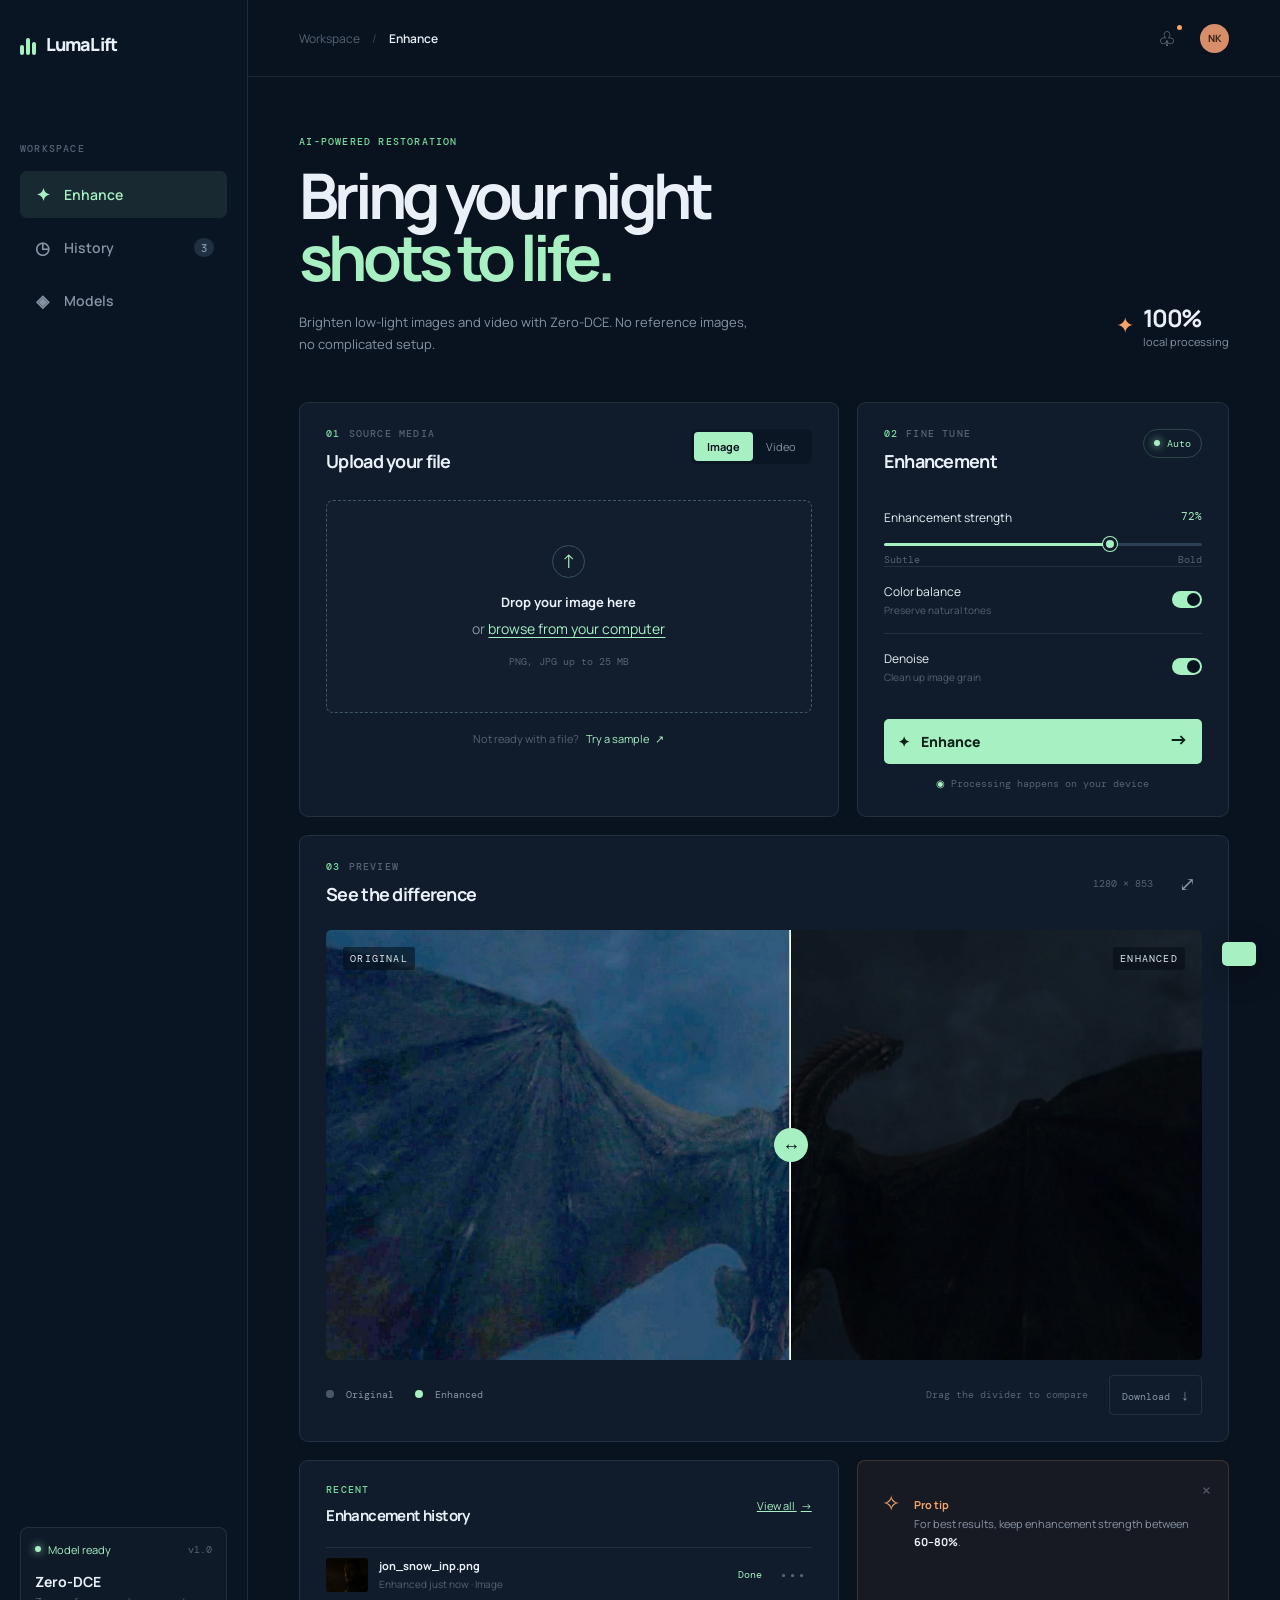
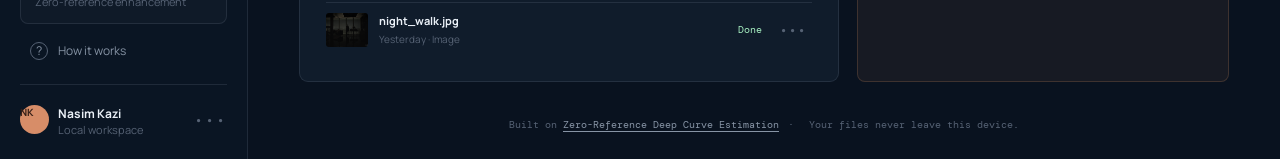
<file: index.html>
<!doctype html>
<html lang="en">
  <head>
    <meta charset="UTF-8" />
    <meta name="viewport" content="width=device-width, initial-scale=1.0" />
    <meta name="theme-color" content="#09121f" />
    <title>LumaLift — Low-light enhancement</title>
    <link rel="preconnect" href="https://fonts.googleapis.com" />
    <link rel="preconnect" href="https://fonts.gstatic.com" crossorigin />
    <link href="https://fonts.googleapis.com/css2?family=DM+Mono:wght@400;500&family=Manrope:wght@400;500;600;700;800&display=swap" rel="stylesheet" />
    <link rel="stylesheet" href="styles.css" />
  </head>
  <body>
    <div class="app-shell">
      <aside class="sidebar">
        <a class="brand" href="#" aria-label="LumaLift home">
          <span class="brand-mark"><span></span><span></span><span></span></span>
          <span>LumaLift</span>
        </a>

        <div class="sidebar-group">
          <p class="eyebrow">Workspace</p>
          <nav class="nav-list" aria-label="Main navigation">
            <a class="nav-item active" href="#workspace"><span class="nav-icon">✦</span> Enhance</a>
            <a class="nav-item" href="#history"><span class="nav-icon">◷</span> History <span class="nav-count">3</span></a>
            <a class="nav-item" href="#models"><span class="nav-icon">◈</span> Models</a>
          </nav>
        </div>

        <div class="sidebar-bottom">
          <div class="model-card">
            <div class="model-card-top"><span class="status-dot"></span><span>Model ready</span><span class="model-version">v1.0</span></div>
            <p>Zero-DCE</p>
            <small>Zero-reference enhancement</small>
          </div>
          <a class="help-link" href="#about"><span>?</span> How it works</a>
          <div class="profile"><div class="avatar">NK</div><div><strong>Nasim Kazi</strong><small>Local workspace</small></div><span class="more">•••</span></div>
        </div>
      </aside>

      <main class="main-content" id="workspace">
        <header class="topbar">
          <div class="mobile-brand"><span class="brand-mark"><span></span><span></span><span></span></span> LumaLift</div>
          <div class="breadcrumb"><span>Workspace</span><b>/</b><strong>Enhance</strong></div>
          <div class="topbar-actions"><button class="icon-button" aria-label="Notifications">♧<i></i></button><button class="avatar small">NK</button></div>
        </header>

        <div class="content-wrap">
          <section class="intro">
            <div>
              <p class="kicker">AI-powered restoration</p>
              <h1>Bring your night<br /><em>shots to life.</em></h1>
              <p class="intro-copy">Brighten low-light images and video with Zero-DCE. No reference images, no complicated setup.</p>
            </div>
            <div class="intro-stat"><span class="sparkle">✦</span><strong>100%</strong><span>local processing</span></div>
          </section>

          <section class="workspace-grid">
            <div class="panel upload-panel">
              <div class="panel-header">
                <div><div class="section-label">01 <span>Source media</span></div><h2>Upload your file</h2></div>
                <div class="media-tabs" role="tablist"><button class="media-tab active" data-type="image" role="tab">Image</button><button class="media-tab" data-type="video" role="tab">Video</button></div>
              </div>
              <label class="dropzone" id="dropzone" for="file-input">
                <input id="file-input" type="file" accept="image/*" />
                <div class="upload-icon">↑</div>
                <strong>Drop your <span id="file-kind">image</span> here</strong>
                <span>or <u>browse from your computer</u></span>
                <small id="file-hint">PNG, JPG up to 25 MB</small>
              </label>
              <div class="sample-row"><span>Not ready with a file?</span><button id="sample-button">Try a sample <span>↗</span></button></div>
            </div>

            <div class="panel settings-panel">
              <div class="panel-header">
                <div><div class="section-label">02 <span>Fine tune</span></div><h2>Enhancement</h2></div>
                <span class="auto-pill"><span class="status-dot"></span> Auto</span>
              </div>
              <div class="control">
                <div class="control-label"><span>Enhancement strength</span><b id="strength-value">72%</b></div>
                <input id="strength" type="range" min="0" max="100" value="72" />
                <div class="range-labels"><span>Subtle</span><span>Bold</span></div>
              </div>
              <div class="control-row"><div><span class="control-title">Color balance</span><small>Preserve natural tones</small></div><button class="toggle on" id="color-toggle" aria-label="Toggle color balance"><span></span></button></div>
              <div class="control-row"><div><span class="control-title">Denoise</span><small>Clean up image grain</small></div><button class="toggle on" id="denoise-toggle" aria-label="Toggle denoise"><span></span></button></div>
              <button class="enhance-button" id="enhance-button"><span class="button-icon">✦</span> Enhance <span class="button-arrow">→</span></button>
              <p class="processing-note"><span>◉</span> Processing happens on your device</p>
            </div>
          </section>

          <section class="panel preview-panel">
            <div class="panel-header preview-header">
              <div><div class="section-label">03 <span>Preview</span></div><h2>See the difference</h2></div>
              <div class="preview-actions"><span class="resolution">1280 × 853</span><button class="icon-button" aria-label="Expand preview">⤢</button></div>
            </div>
            <div class="comparison" id="comparison">
              <img class="preview-image original-image" id="original-image" src="Zero-DCE/samples/dragon_inp.jpg" alt="Low-light original preview" />
              <div class="enhanced-layer" id="enhanced-layer"><img class="preview-image" src="Zero-DCE/samples/dragon_out.png" alt="Enhanced preview" /></div>
              <div class="comparison-handle" id="comparison-handle"><span>↔</span></div>
              <div class="compare-label before">ORIGINAL</div><div class="compare-label after">ENHANCED</div>
              <div class="preview-empty" id="preview-empty"><span>✦</span><p>Your enhanced preview will appear here</p></div>
            </div>
            <div class="preview-footer"><span><i class="legend original"></i> Original</span><span><i class="legend enhanced"></i> Enhanced</span><span class="drag-hint">Drag the divider to compare</span><button class="download-button" id="download-button" disabled>Download <span>↓</span></button></div>
          </section>

          <section class="bottom-row" id="history">
            <div class="panel recent-panel"><div class="panel-header compact"><div><div class="section-label">Recent</div><h2>Enhancement history</h2></div><a href="#">View all <span>→</span></a></div><div class="history-list"><div class="history-item"><img src="Zero-DCE/samples/jon_snow_inp.png" alt="" /><div><strong>jon_snow_inp.png</strong><small>Enhanced just now · Image</small></div><span class="history-status">Done</span><button>•••</button></div><div class="history-item"><img src="Zero-DCE/samples/man_inp.jpg" alt="" /><div><strong>night_walk.jpg</strong><small>Yesterday · Image</small></div><span class="history-status">Done</span><button>•••</button></div></div></div>
            <div class="tip-card"><span class="tip-icon">✧</span><p><strong>Pro tip</strong><br />For best results, keep enhancement strength between <b>60–80%</b>.</p><span class="tip-close">×</span></div>
          </section>
          <footer>Built on <a href="https://arxiv.org/abs/2001.06826">Zero-Reference Deep Curve Estimation</a><span>·</span> Your files never leave this device.</footer>
        </div>
      </main>
    </div>
    <div class="toast" id="toast" role="status"></div>
    <script src="script.js"></script>
  </body>
</html>
</file>
<file: styles.css>
:root{--ink:#eaf0f7;--muted:#8794a5;--dim:#566274;--navy:#09121f;--panel:#101c2b;--panel-light:#142336;--line:rgba(167,186,210,.13);--mint:#a7f0c2;--mint-dark:#78d99d;--orange:#f4a36b}*{box-sizing:border-box}html{scroll-behavior:smooth}body{margin:0;background:var(--navy);color:var(--ink);font-family:Manrope, sans-serif;font-size:14px}button,input{font:inherit}button{cursor:pointer}.app-shell{display:flex;min-height:100vh}.sidebar{width:248px;border-right:1px solid var(--line);padding:32px 20px 22px;display:flex;flex-direction:column;background:#0a1523;flex-shrink:0}.brand,.mobile-brand{color:var(--ink);text-decoration:none;font-size:18px;font-weight:800;letter-spacing:-.05em;display:flex;gap:10px;align-items:center}.brand-mark{display:inline-flex;gap:2px;height:22px;align-items:end}.brand-mark span{width:4px;border-radius:3px;background:var(--mint);display:block}.brand-mark span:nth-child(1){height:10px}.brand-mark span:nth-child(2){height:17px}.brand-mark span:nth-child(3){height:13px}.sidebar-group{margin-top:78px}.eyebrow,.kicker,.section-label{font:500 10px/1 DM Mono,monospace;color:var(--dim);text-transform:uppercase;letter-spacing:.12em}.nav-list{margin-top:17px;display:grid;gap:6px}.nav-item{display:flex;align-items:center;gap:12px;padding:12px 13px;border-radius:7px;color:var(--muted);text-decoration:none;font-weight:600}.nav-item.active,.nav-item:hover{background:rgba(167,240,194,.09);color:var(--mint)}.nav-icon{font-size:17px;width:19px;text-align:center}.nav-count{margin-left:auto;background:#1e3042;padding:2px 7px;border-radius:10px;font-size:11px;color:var(--muted)}.sidebar-bottom{margin-top:auto}.model-card{border:1px solid var(--line);background:rgba(255,255,255,.025);border-radius:8px;padding:14px;margin-bottom:18px}.model-card-top{display:flex;align-items:center;gap:7px;color:var(--mint);font-size:11px}.status-dot{width:6px;height:6px;background:var(--mint);border-radius:50%;display:inline-block;box-shadow:0 0 9px var(--mint)}.model-version{color:var(--dim);margin-left:auto;font:10px DM Mono}.model-card p{margin:15px 0 3px;font-weight:700}.model-card small,.profile small{display:block;color:var(--dim);font-size:11px}.help-link{color:var(--muted);text-decoration:none;display:flex;gap:10px;align-items:center;margin:0 10px 24px;font-size:12px}.help-link span{border:1px solid var(--dim);border-radius:50%;width:18px;height:18px;text-align:center;line-height:16px}.profile{border-top:1px solid var(--line);padding-top:18px;display:flex;align-items:center;gap:9px}.avatar{width:29px;height:29px;border-radius:50%;background:#d78d68;color:#351f17;border:0;font:700 10px Manrope}.profile strong{font-size:12px}.more{margin-left:auto;color:var(--dim);letter-spacing:2px}.main-content{flex:1;min-width:0}.topbar{height:77px;border-bottom:1px solid var(--line);display:flex;align-items:center;justify-content:space-between;padding:0 clamp(24px,4vw,60px)}.breadcrumb{display:flex;gap:12px;color:var(--dim);font-size:12px}.breadcrumb b{font-weight:400;color:#344352}.breadcrumb strong{color:var(--ink);font-weight:600}.topbar-actions{display:flex;align-items:center;gap:18px}.icon-button{position:relative;background:none;color:var(--muted);border:0;font-size:20px}.icon-button i{position:absolute;width:5px;height:5px;background:var(--orange);border-radius:50%;top:1px;right:0}.mobile-brand{display:none}.content-wrap{max-width:1240px;margin:0 auto;padding:60px clamp(24px,4vw,60px) 28px}.intro{display:flex;justify-content:space-between;align-items:end;margin-bottom:47px}.kicker{color:var(--mint-dark);margin:0 0 17px}.intro h1{font-size:clamp(38px,5vw,63px);letter-spacing:-.075em;line-height:.99;margin:0;font-weight:700}.intro h1 em{font-style:normal;color:var(--mint)}.intro-copy{color:var(--muted);line-height:1.7;max-width:460px;margin:22px 0 0;font-size:13px}.intro-stat{display:grid;grid-template-columns:auto auto;column-gap:9px;align-items:center;color:var(--muted);font-size:11px;padding-bottom:6px}.intro-stat .sparkle{grid-row:span 2;color:var(--orange);font-size:22px}.intro-stat strong{font-size:24px;color:var(--ink);letter-spacing:-.06em}.workspace-grid{display:grid;grid-template-columns:1.45fr 1fr;gap:18px}.panel{background:var(--panel);border:1px solid var(--line);border-radius:9px}.upload-panel,.settings-panel{padding:26px}.panel-header{display:flex;justify-content:space-between;align-items:start}.section-label{color:var(--mint-dark);display:flex;gap:8px}.section-label span{color:var(--dim)}h2{font-size:18px;letter-spacing:-.04em;margin:10px 0 0}.media-tabs{display:flex;background:#0b1624;border-radius:6px;padding:3px}.media-tab{border:0;background:none;color:var(--muted);font-size:11px;padding:7px 13px;border-radius:4px}.media-tab.active{color:var(--navy);background:var(--mint);font-weight:700}.dropzone{border:1px dashed #40566c;min-height:213px;border-radius:7px;margin:27px 0 18px;display:flex;flex-direction:column;align-items:center;justify-content:center;gap:8px;color:var(--muted);transition:.2s;background:rgba(255,255,255,.012)}.dropzone.dragover,.dropzone:hover{border-color:var(--mint);background:rgba(167,240,194,.04)}.dropzone input{display:none}.dropzone strong{color:var(--ink);font-size:13px}.dropzone u{color:var(--mint);text-underline-offset:3px}.dropzone small{font:10px DM Mono;color:var(--dim);margin-top:9px}.upload-icon{width:33px;height:33px;display:grid;place-items:center;border:1px solid #3a5063;color:var(--mint);border-radius:50%;font-size:19px;margin-bottom:7px}.sample-row{color:var(--dim);font-size:11px;display:flex;justify-content:center;gap:7px}.sample-row button,.compact a{border:0;background:none;color:var(--mint);padding:0;font-size:11px}.sample-row button span,.compact a span{margin-left:4px}.auto-pill{color:var(--mint);font:10px DM Mono;display:flex;gap:7px;align-items:center;border:1px solid rgba(167,240,194,.2);border-radius:20px;padding:7px 10px}.control{margin-top:36px}.control-label{display:flex;justify-content:space-between;font-size:12px}.control-label b{font:11px DM Mono;color:var(--mint)}input[type=range]{appearance:none;width:100%;height:3px;background:linear-gradient(90deg,var(--mint) 72%,#2b4054 72%);margin:17px 0 7px;border-radius:3px}input[type=range]::-webkit-slider-thumb{appearance:none;width:14px;height:14px;border-radius:50%;background:var(--mint);border:3px solid var(--panel);box-shadow:0 0 0 1px var(--mint);cursor:pointer}.range-labels{display:flex;justify-content:space-between;color:var(--dim);font:10px DM Mono}.control-row{display:flex;align-items:center;justify-content:space-between;border-top:1px solid var(--line);padding:16px 0}.control-row:first-of-type{margin-top:27px}.control-title{font-size:12px;display:block}.control-row small{color:var(--dim);font-size:10px;display:block;margin-top:3px}.toggle{width:30px;height:17px;padding:2px;border:0;background:#2b4054;border-radius:20px}.toggle span{display:block;background:#7e8b98;width:13px;height:13px;border-radius:50%;transition:.2s}.toggle.on{background:var(--mint)}.toggle.on span{background:var(--navy);margin-left:13px}.enhance-button{width:100%;border:0;border-radius:5px;background:var(--mint);color:#102117;padding:13px 14px;font-weight:800;margin-top:19px;text-align:left}.button-icon{margin-right:8px}.button-arrow{float:right;font-size:19px;line-height:14px}.processing-note{text-align:center;color:var(--dim);font:10px DM Mono;margin:13px 0 0}.processing-note span{color:var(--mint)}.preview-panel{margin-top:18px;padding:26px}.preview-header{align-items:center}.preview-actions{display:flex;gap:20px;align-items:center}.resolution{color:var(--dim);font:10px DM Mono}.comparison{position:relative;height:430px;border-radius:5px;overflow:hidden;background:#111;margin-top:24px}.preview-image{position:absolute;width:100%;height:100%;object-fit:cover;display:block}.original-image{filter:brightness(.62) saturate(.75)}.enhanced-layer{position:absolute;top:0;bottom:0;left:0;width:53%;overflow:hidden;border-right:1px solid rgba(255,255,255,.8)}.enhanced-layer .preview-image{width:calc(100% / .53);max-width:none}.comparison-handle{position:absolute;top:0;bottom:0;left:53%;width:0;border-left:1px solid white;z-index:2}.comparison-handle span{position:absolute;top:50%;left:-17px;transform:translateY(-50%);background:var(--mint);color:var(--navy);width:34px;height:34px;border-radius:50%;display:grid;place-items:center;font-size:18px}.compare-label{position:absolute;top:17px;color:#dce6ee;font:10px DM Mono;letter-spacing:.12em;background:rgba(5,12,20,.55);padding:5px 7px;border-radius:2px}.before{left:17px}.after{right:17px}.preview-empty{display:none}.preview-footer{display:flex;gap:21px;align-items:center;margin-top:15px;color:var(--muted);font:10px DM Mono}.legend{display:inline-block;width:8px;height:8px;margin-right:6px;background:#4b5967;border-radius:50%}.legend.enhanced{background:var(--mint)}.drag-hint{margin-left:auto;color:var(--dim)}.download-button{border:1px solid var(--line);border-radius:4px;padding:9px 12px;background:transparent;color:var(--muted);font:10px DM Mono}.download-button:not(:disabled){color:var(--mint);border-color:rgba(167,240,194,.35)}.download-button span{font-size:15px;margin-left:5px}.bottom-row{display:grid;grid-template-columns:1.45fr 1fr;gap:18px;margin-top:18px}.recent-panel{padding:24px 26px}.compact{align-items:center}.compact h2{font-size:15px}.history-list{margin-top:21px}.history-item{display:flex;align-items:center;gap:11px;padding:10px 0;border-top:1px solid var(--line)}.history-item img{width:42px;height:34px;object-fit:cover;border-radius:3px}.history-item strong,.history-item small{display:block}.history-item strong{font-size:11px}.history-item small{font-size:10px;color:var(--dim);margin-top:4px}.history-status{margin-left:auto;color:var(--mint);font:10px DM Mono}.history-item button{color:var(--dim);background:none;border:0}.tip-card{border-radius:8px;border:1px solid rgba(244,163,107,.18);background:rgba(244,163,107,.06);padding:24px;display:flex;gap:14px;position:relative;align-items:start;color:var(--muted);font-size:11px;line-height:1.7}.tip-card strong{color:var(--orange);font-size:11px}.tip-card b{color:var(--ink)}.tip-icon{color:var(--orange);font-size:22px}.tip-close{position:absolute;right:17px;top:14px;color:var(--dim);font-size:18px}footer{text-align:center;color:var(--dim);font:10px DM Mono;margin:36px 0 0}footer a{color:var(--muted);text-underline-offset:3px}footer span{margin:0 9px}.toast{position:fixed;bottom:24px;right:24px;background:var(--mint);color:#122218;padding:12px 17px;border-radius:5px;font-size:12px;font-weight:700;transform:translateY(90px);transition:.3s;box-shadow:0 8px 30px rgba(0,0,0,.3)}.toast.show{transform:translateY(0)}@media(max-width:850px){.sidebar{width:195px}.content-wrap{padding-top:40px}.intro h1{font-size:45px}.workspace-grid,.bottom-row{grid-template-columns:1fr}.intro-stat{display:none}}@media(max-width:600px){.sidebar{display:none}.mobile-brand{display:flex}.topbar{height:62px;padding:0 20px}.breadcrumb{display:none}.content-wrap{padding:34px 16px 24px}.intro{margin-bottom:32px}.intro h1{font-size:42px}.intro-copy{font-size:12px}.upload-panel,.settings-panel,.preview-panel,.recent-panel{padding:20px}.preview-actions .resolution{display:none}.comparison{height:280px}.preview-footer{flex-wrap:wrap;gap:10px}.drag-hint{order:3;width:100%;text-align:center}.download-button{margin-left:auto}.dropzone{min-height:190px}}
</file>
